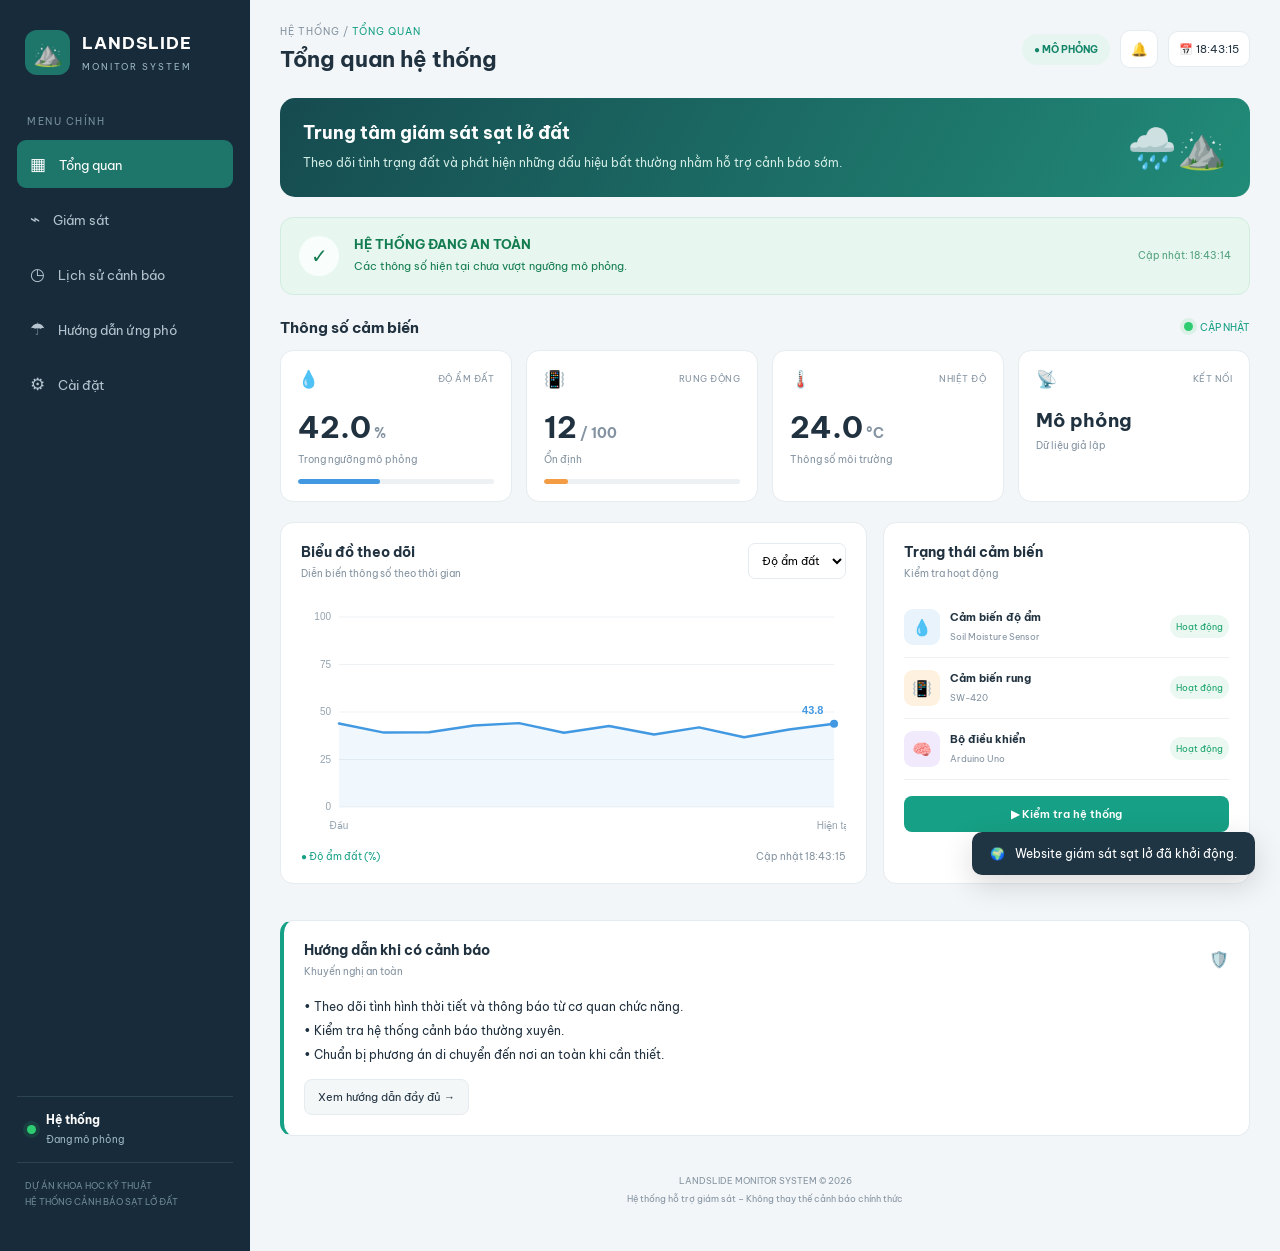
<file: index.html>
<!DOCTYPE html>
<html lang="vi">
<head>
    <meta charset="UTF-8">
    <meta name="viewport" content="width=device-width, initial-scale=1.0">
    <title>LANDSLIDE MONITOR - Hệ thống cảnh báo sạt lở</title>
    <link rel="stylesheet" href="style.css">
</head>
<body>

<div class="app">

    <!-- THANH ĐIỀU HƯỚNG -->
    <aside class="sidebar">
        <div class="brand">
            <div class="brand-icon">⛰️</div>
            <div>
                <h2>LANDSLIDE</h2>
                <span>MONITOR SYSTEM</span>
            </div>
        </div>

        <div class="nav-title">MENU CHÍNH</div>

        <nav>
            <button class="nav-btn active" data-page="overview">
                <span>▦</span> Tổng quan
            </button>

            <button class="nav-btn" data-page="monitor">
                <span>⌁</span> Giám sát
            </button>

            <button class="nav-btn" data-page="history">
                <span>◷</span> Lịch sử cảnh báo
            </button>

            <button class="nav-btn" data-page="guide">
                <span>☂</span> Hướng dẫn ứng phó
            </button>

            <button class="nav-btn" data-page="settings">
                <span>⚙</span> Cài đặt
            </button>
        </nav>

        <div class="sidebar-bottom">
            <div class="mini-status">
                <span class="pulse-dot"></span>
                <div>
                    <b>Hệ thống</b>
                    <small id="sidebarStatus">Đang hoạt động</small>
                </div>
            </div>

            <div class="project-info">
                DỰ ÁN KHOA HỌC KỸ THUẬT
                <br>
                HỆ THỐNG CẢNH BÁO SẠT LỞ ĐẤT
            </div>
        </div>
    </aside>

    <!-- KHU VỰC NỘI DUNG -->
    <main class="main">

        <header class="topbar">
            <div>
                <div class="breadcrumb">HỆ THỐNG / <span id="pageName">TỔNG QUAN</span></div>
                <h1 id="pageTitle">Tổng quan hệ thống</h1>
            </div>

            <div class="top-actions">
                <div class="mode-badge" id="modeBadge">
                    ● MÔ PHỎNG
                </div>

                <button class="icon-btn" id="soundBtn" title="Bật/tắt âm thanh">
                    🔔
                </button>

                <div class="date-box">
                    <span>📅</span>
                    <span id="clock">--:--:--</span>
                </div>
            </div>
        </header>

        <!-- TRANG TỔNG QUAN -->
        <section class="page active" id="overview">

            <div class="welcome">
                <div>
                    <h2>Trung tâm giám sát sạt lở đất</h2>
                    <p>
                        Theo dõi tình trạng đất và phát hiện những dấu hiệu
                        bất thường nhằm hỗ trợ cảnh báo sớm.
                    </p>
                </div>
                <div class="welcome-icon">🌧️⛰️</div>
            </div>

            <div class="alert-banner safe" id="alertBanner">
                <div class="alert-symbol" id="alertSymbol">✓</div>
                <div class="alert-content">
                    <h2 id="alertTitle">HỆ THỐNG ĐANG AN TOÀN</h2>
                    <p id="alertDescription">
                        Chưa phát hiện dấu hiệu bất thường trong dữ liệu giám sát.
                    </p>
                </div>
                <span class="alert-time" id="alertTime">Đang cập nhật</span>
            </div>

            <div class="section-heading">
                <h2>Thông số cảm biến</h2>
                <span class="live-label"><span class="pulse-dot"></span> CẬP NHẬT</span>
            </div>

            <div class="stats-grid">

                <div class="stat-card">
                    <div class="stat-top">
                        <span>💧</span>
                        <span class="stat-tag">ĐỘ ẨM ĐẤT</span>
                    </div>
                    <div class="stat-value">
                        <span id="moistureValue">--</span><small>%</small>
                    </div>
                    <div class="stat-bottom">
                        <span id="moistureStatus">Đang đọc dữ liệu</span>
                    </div>
                    <div class="progress">
                        <div id="moistureBar" class="progress-fill blue"></div>
                    </div>
                </div>

                <div class="stat-card">
                    <div class="stat-top">
                        <span>📳</span>
                        <span class="stat-tag">RUNG ĐỘNG</span>
                    </div>
                    <div class="stat-value">
                        <span id="vibrationValue">--</span><small>/ 100</small>
                    </div>
                    <div class="stat-bottom">
                        <span id="vibrationStatus">Đang đọc dữ liệu</span>
                    </div>
                    <div class="progress">
                        <div id="vibrationBar" class="progress-fill orange"></div>
                    </div>
                </div>

                <div class="stat-card">
                    <div class="stat-top">
                        <span>🌡️</span>
                        <span class="stat-tag">NHIỆT ĐỘ</span>
                    </div>
                    <div class="stat-value">
                        <span id="temperatureValue">--</span><small>°C</small>
                    </div>
                    <div class="stat-bottom">
                        <span>Thông số môi trường</span>
                    </div>
                </div>

                <div class="stat-card">
                    <div class="stat-top">
                        <span>📡</span>
                        <span class="stat-tag">KẾT NỐI</span>
                    </div>
                    <div class="stat-value connection-value" id="connectionValue">
                        Mô phỏng
                    </div>
                    <div class="stat-bottom">
                        <span id="connectionStatus">Đang hoạt động</span>
                    </div>
                </div>

            </div>

            <div class="content-grid">

                <div class="panel chart-panel">
                    <div class="panel-heading">
                        <div>
                            <h3>Biểu đồ theo dõi</h3>
                            <p>Diễn biến thông số theo thời gian</p>
                        </div>

                        <select id="chartSelect">
                            <option value="moisture">Độ ẩm đất</option>
                            <option value="vibration">Rung động</option>
                        </select>
                    </div>

                    <canvas id="chartCanvas"></canvas>

                    <div class="chart-footer">
                        <span>● <span id="chartLegend">Độ ẩm đất (%)</span></span>
                        <span id="chartUpdate">Đang cập nhật</span>
                    </div>
                </div>

                <div class="panel">
                    <div class="panel-heading">
                        <div>
                            <h3>Trạng thái cảm biến</h3>
                            <p>Kiểm tra hoạt động</p>
                        </div>
                    </div>

                    <div class="sensor-list">

                        <div class="sensor-item">
                            <div class="sensor-icon blue-bg">💧</div>
                            <div class="sensor-info">
                                <b>Cảm biến độ ẩm</b>
                                <small>Soil Moisture Sensor</small>
                            </div>
                            <span class="sensor-online" id="sensorMoisture">Hoạt động</span>
                        </div>

                        <div class="sensor-item">
                            <div class="sensor-icon orange-bg">📳</div>
                            <div class="sensor-info">
                                <b>Cảm biến rung</b>
                                <small>SW-420</small>
                            </div>
                            <span class="sensor-online" id="sensorVibration">Hoạt động</span>
                        </div>

                        <div class="sensor-item">
                            <div class="sensor-icon purple-bg">🧠</div>
                            <div class="sensor-info">
                                <b>Bộ điều khiển</b>
                                <small>Arduino Uno</small>
                            </div>
                            <span class="sensor-online" id="sensorArduino">Hoạt động</span>
                        </div>

                    </div>

                    <button class="primary-btn full-btn" id="testBtn">
                        ▶ Kiểm tra hệ thống
                    </button>
                </div>

            </div>

            <div class="panel emergency-panel" id="emergencyPanel">
                <div class="panel-heading">
                    <div>
                        <h3>Hướng dẫn khi có cảnh báo</h3>
                        <p id="quickGuideTitle">Khuyến nghị an toàn</p>
                    </div>
                    <span>🛡️</span>
                </div>

                <div id="quickGuide">
                    <p>• Theo dõi tình hình thời tiết và thông báo từ cơ quan chức năng.</p>
                    <p>• Kiểm tra hệ thống cảnh báo thường xuyên.</p>
                    <p>• Chuẩn bị phương án di chuyển đến nơi an toàn khi cần thiết.</p>
                </div>

                <button class="secondary-btn" data-open-page="guide">
                    Xem hướng dẫn đầy đủ →
                </button>
            </div>

        </section>

        <!-- TRANG GIÁM SÁT -->
        <section class="page" id="monitor">

            <div class="welcome">
                <div>
                    <h2>Giám sát dữ liệu cảm biến</h2>
                    <p>Quan sát dữ liệu và các biến động được ghi nhận.</p>
                </div>
                <div class="welcome-icon">📊</div>
            </div>

            <div class="stats-grid">
                <div class="stat-card">
                    <div class="stat-top"><span>💧</span><span>ĐỘ ẨM</span></div>
                    <div class="stat-value"><span id="monitorMoisture">--</span><small>%</small></div>
                    <p>Giá trị hiện tại</p>
                </div>

                <div class="stat-card">
                    <div class="stat-top"><span>📳</span><span>RUNG ĐỘNG</span></div>
                    <div class="stat-value"><span id="monitorVibration">--</span><small>/100</small></div>
                    <p>Mức rung mô phỏng</p>
                </div>
            </div>

            <div class="panel">
                <div class="panel-heading">
                    <div>
                        <h3>Dữ liệu giám sát trực tiếp</h3>
                        <p>Biểu đồ thay đổi theo thời gian</p>
                    </div>
                </div>

                <canvas id="monitorCanvas"></canvas>
            </div>

            <div class="panel">
                <h3>Giải thích thông số</h3>

                <div class="explain-grid">
                    <div>
                        <h4>💧 Độ ẩm đất</h4>
                        <p>
                            Độ ẩm tăng cao kéo dài có thể làm thay đổi tính chất
                            của đất và là một yếu tố cần theo dõi khi đánh giá nguy cơ.
                        </p>
                    </div>

                    <div>
                        <h4>📳 Rung động</h4>
                        <p>
                            Rung động bất thường có thể là tín hiệu cần kiểm tra.
                            Cảm biến rung đơn giản không thể xác định chính xác
                            chuyển động của khối đất.
                        </p>
                    </div>
                </div>
            </div>

        </section>

        <!-- TRANG LỊCH SỬ -->
        <section class="page" id="history">

            <div class="welcome">
                <div>
                    <h2>Lịch sử hoạt động</h2>
                    <p>Ghi lại những lần hệ thống thay đổi trạng thái cảnh báo.</p>
                </div>
                <div class="welcome-icon">📋</div>
            </div>

            <div class="history-summary">
                <div class="summary-card">
                    <span>Tổng số bản ghi</span>
                    <h2 id="historyCount">0</h2>
                </div>

                <div class="summary-card">
                    <span>Cảnh báo gần nhất</span>
                    <h2 id="lastAlert">Chưa có</h2>
                </div>
            </div>

            <div class="panel">
                <div class="panel-heading">
                    <div>
                        <h3>Nhật ký cảnh báo</h3>
                        <p>Thông tin các sự kiện</p>
                    </div>

                    <button class="secondary-btn" id="clearHistory">
                        Xóa lịch sử
                    </button>
                </div>

                <div class="table-wrap">
                    <table>
                        <thead>
                            <tr>
                                <th>Thời gian</th>
                                <th>Trạng thái</th>
                                <th>Độ ẩm</th>
                                <th>Rung động</th>
                                <th>Nội dung</th>
                            </tr>
                        </thead>
                        <tbody id="historyTable">
                        </tbody>
                    </table>
                </div>

                <div class="empty-state" id="emptyHistory">
                    Chưa có dữ liệu lịch sử.
                </div>
            </div>

        </section>

        <!-- TRANG HƯỚNG DẪN -->
        <section class="page" id="guide">

            <div class="welcome">
                <div>
                    <h2>Hướng dẫn ứng phó</h2>
                    <p>Thông tin tham khảo nhằm hỗ trợ người dân chủ động phòng tránh.</p>
                </div>
                <div class="welcome-icon">🛡️</div>
            </div>

            <div class="guide-alert">
                <h3>⚠️ Lưu ý quan trọng</h3>
                <p>
                    Đây là mô hình hỗ trợ giám sát học tập, không phải thiết bị
                    dự báo sạt lở đã được kiểm định. Khi có dấu hiệu nguy hiểm,
                    hãy ưu tiên hướng dẫn của cơ quan chức năng và di chuyển
                    đến nơi an toàn.
                </p>
            </div>

            <div class="guide-grid">

                <div class="guide-card safe-guide">
                    <div class="guide-icon">🟢</div>
                    <h3>Khi hệ thống bình thường</h3>
                    <ul>
                        <li>Thường xuyên theo dõi thời tiết.</li>
                        <li>Kiểm tra cảm biến và nguồn điện.</li>
                        <li>Không tự ý thay đổi vị trí thiết bị.</li>
                        <li>Chú ý các dấu hiệu bất thường trên địa hình.</li>
                    </ul>
                </div>

                <div class="guide-card warning-guide">
                    <div class="guide-icon">🟡</div>
                    <h3>Khi có cảnh báo</h3>
                    <ul>
                        <li>Thông báo cho người lớn và người xung quanh.</li>
                        <li>Hạn chế đến gần khu vực sườn dốc nguy hiểm.</li>
                        <li>Chuẩn bị phương án di chuyển.</li>
                        <li>Theo dõi thông báo của chính quyền.</li>
                    </ul>
                </div>

                <div class="guide-card danger-guide">
                    <div class="guide-icon">🔴</div>
                    <h3>Khi có nguy cơ nguy hiểm</h3>
                    <ul>
                        <li>Rời khỏi khu vực nguy hiểm ngay khi có thể.</li>
                        <li>Không đi qua khu vực sạt lở hoặc dòng đất đá.</li>
                        <li>Đến vị trí an toàn theo hướng dẫn sơ tán.</li>
                        <li>Liên hệ lực lượng cứu hộ hoặc chính quyền địa phương.</li>
                    </ul>
                </div>

            </div>

            <div class="panel">
                <h3>Một số dấu hiệu cần chú ý</h3>
                <div class="sign-list">
                    <div>⚠️ Xuất hiện vết nứt mới trên mặt đất hoặc công trình.</div>
                    <div>⚠️ Đất, đá có dấu hiệu dịch chuyển.</div>
                    <div>⚠️ Nước ở sườn dốc thay đổi bất thường.</div>
                    <div>⚠️ Có tiếng động hoặc rung chuyển bất thường ở địa hình.</div>
                    <div>⚠️ Mưa lớn kéo dài tại khu vực có nguy cơ.</div>
                </div>
            </div>

        </section>

        <!-- TRANG CÀI ĐẶT -->
        <section class="page" id="settings">

            <div class="welcome">
                <div>
                    <h2>Cài đặt hệ thống</h2>
                    <p>Điều chỉnh chế độ vận hành và ngưỡng mô phỏng.</p>
                </div>
                <div class="welcome-icon">⚙️</div>
            </div>

            <div class="panel settings-panel">

                <h3>Chế độ dữ liệu</h3>
                <div class="setting-row">
    <div>
        <b>Kết nối Arduino</b>
        <p>Nhận dữ liệu từ Arduino qua cổng USB.</p>
    </div>

    <button class="primary-btn" id="connectArduino">
        🔌 Kết nối thiết bị
    </button>
</div>

<div class="setting-row">
    <div>
        <b>Trạng thái kết nối</b>
        <p id="serialStatus">Chưa kết nối thiết bị</p>
    </div>
</div>

                <div class="setting-row">
                    <div>
                        <b>Chế độ mô phỏng</b>
                        <p>Website tự tạo dữ liệu để trình diễn.</p>
                    </div>

                    <label class="switch">
                        <input type="checkbox" id="simulationToggle" checked>
                        <span class="slider-switch"></span>
                    </label>
                </div>

                <div class="setting-row">
                    <div>
                        <b>Độ ẩm cảnh báo</b>
                        <p>Ngưỡng mô phỏng để chuyển cảnh báo.</p>
                    </div>

                    <div class="setting-control">
                        <input type="number" id="moistureThreshold" min="1" max="100" value="75">
                        <span>%</span>
                    </div>
                </div>

                <div class="setting-row">
                    <div>
                        <b>Ngưỡng rung động</b>
                        <p>Ngưỡng mô phỏng mức rung bất thường.</p>
                    </div>

                    <div class="setting-control">
                        <input type="number" id="vibrationThreshold" min="1" max="100" value="65">
                        <span>/100</span>
                    </div>
                </div>

                <div class="setting-row">
                    <div>
                        <b>Âm thanh cảnh báo</b>
                        <p>Phát âm thanh khi trạng thái cảnh báo thay đổi.</p>
                    </div>

                    <label class="switch">
                        <input type="checkbox" id="soundToggle" checked>
                        <span class="slider-switch"></span>
                    </label>
                </div>

                <button class="primary-btn" id="saveSettings">
                    💾 Lưu cài đặt
                </button>

                <button class="secondary-btn" id="resetSettings">
                    Khôi phục mặc định
                </button>

            </div>

            <div class="panel">
                <h3>Thông tin dự án</h3>

                <div class="project-details">
                    <p><b>Tên:</b> Hệ thống giám sát và cảnh báo sạt lở đất</p>
                    <p><b>Bộ điều khiển:</b> Arduino Uno</p>
                    <p><b>Cảm biến:</b> Cảm biến độ ẩm đất, SW-420</p>
                    <p><b>Website:</b> Giao diện theo dõi và hiển thị dữ liệu</p>
                    <p><b>Phiên bản:</b> 2.0</p>
                </div>
            </div>

        </section>

        <footer>
            <p>LANDSLIDE MONITOR SYSTEM © 2026</p>
            <p>Hệ thống hỗ trợ giám sát – Không thay thế cảnh báo chính thức</p>
        </footer>

    </main>
</div>

<!-- THÔNG BÁO -->
<div id="toast" class="toast">
    <span id="toastIcon">ℹ️</span>
    <span id="toastMessage">Thông báo</span>
</div>

<script src="script.js"></script>

</body>
</html>
</file>
<file: style.css>
@import url('https://fonts.googleapis.com/css2?family=Be+Vietnam+Pro:wght@300;400;500;600;700;800&display=swap');

:root {
    --bg: #f3f6f8;
    --white: #ffffff;
    --text: #20313f;
    --muted: #8493a1;
    --green: #16a085;
    --green-dark: #117864;
    --border: #e5ebef;
    --sidebar: #172b3a;
    --blue: #4299e1;
    --orange: #f39c43;
    --red: #e74c3c;
    --yellow: #f1c40f;
}

* {
    margin: 0;
    padding: 0;
    box-sizing: border-box;
}

body {
    font-family: 'Be Vietnam Pro', Arial, sans-serif;
    background: var(--bg);
    color: var(--text);
}

button, input, select {
    font-family: inherit;
}

button {
    cursor: pointer;
    transition: 0.2s;
}

.app {
    display: flex;
    min-height: 100vh;
}

/* SIDEBAR */

.sidebar {
    width: 250px;
    background: var(--sidebar);
    color: white;
    padding: 25px 17px;
    display: flex;
    flex-direction: column;
    flex-shrink: 0;
}

.brand {
    display: flex;
    align-items: center;
    gap: 12px;
    padding: 5px 8px 28px;
}

.brand-icon {
    width: 45px;
    height: 45px;
    background: #1e756a;
    border-radius: 12px;
    display: flex;
    align-items: center;
    justify-content: center;
    font-size: 24px;
}

.brand h2 {
    font-size: 17px;
    letter-spacing: 1px;
}

.brand span {
    font-size: 9px;
    color: #9db7c4;
    letter-spacing: 2px;
}

.nav-title {
    font-size: 10px;
    color: #77909f;
    letter-spacing: 1.5px;
    margin: 12px 10px;
}

nav {
    display: flex;
    flex-direction: column;
    gap: 7px;
}

.nav-btn {
    background: transparent;
    color: #b6c5cf;
    border: none;
    padding: 13px;
    text-align: left;
    border-radius: 9px;
    font-size: 13px;
}

.nav-btn span {
    margin-right: 10px;
    font-size: 17px;
}

.nav-btn:hover {
    background: #223e50;
    color: white;
}

.nav-btn.active {
    background: #1e756a;
    color: white;
}

.sidebar-bottom {
    margin-top: auto;
}

.mini-status {
    display: flex;
    gap: 10px;
    padding: 15px 10px;
    border-top: 1px solid #2c4352;
    border-bottom: 1px solid #2c4352;
    align-items: center;
}

.mini-status b {
    display: block;
    font-size: 12px;
}

.mini-status small {
    color: #9db7c4;
    font-size: 10px;
}

.pulse-dot {
    width: 9px;
    height: 9px;
    background: #2ecc71;
    border-radius: 50%;
    display: inline-block;
    box-shadow: 0 0 0 4px rgba(46,204,113,0.12);
    animation: pulse 1.7s infinite;
}

@keyframes pulse {
    50% {
        box-shadow: 0 0 0 7px rgba(46,204,113,0.04);
    }
}

.project-info {
    font-size: 9px;
    line-height: 1.8;
    color: #708a9a;
    padding: 15px 8px;
}

/* MAIN */

.main {
    flex: 1;
    min-width: 0;
    padding: 25px 30px;
}

.topbar {
    display: flex;
    align-items: center;
    justify-content: space-between;
    margin-bottom: 25px;
    gap: 15px;
}

.breadcrumb {
    font-size: 10px;
    color: var(--muted);
    letter-spacing: 1px;
    margin-bottom: 7px;
}

.breadcrumb span {
    color: var(--green);
}

.topbar h1 {
    font-size: 22px;
}

.top-actions {
    display: flex;
    align-items: center;
    gap: 10px;
}

.mode-badge {
    padding: 9px 12px;
    background: #e6f5ef;
    color: #14866a;
    border-radius: 20px;
    font-size: 10px;
    font-weight: 700;
}

.icon-btn {
    background: white;
    border: 1px solid var(--border);
    border-radius: 10px;
    width: 38px;
    height: 38px;
}

.date-box {
    background: white;
    border: 1px solid var(--border);
    border-radius: 10px;
    padding: 10px;
    font-size: 11px;
}

/* PAGE */

.page {
    display: none;
    animation: appear 0.25s ease;
}

.page.active {
    display: block;
}

@keyframes appear {
    from {
        opacity: 0;
        transform: translateY(5px);
    }
    to {
        opacity: 1;
        transform: translateY(0);
    }
}

/* WELCOME */

.welcome {
    background: linear-gradient(120deg, #164b50, #218b78);
    border-radius: 15px;
    padding: 23px;
    color: white;
    display: flex;
    justify-content: space-between;
    align-items: center;
    margin-bottom: 20px;
    overflow: hidden;
}

.welcome h2 {
    font-size: 18px;
    margin-bottom: 8px;
}

.welcome p {
    font-size: 12px;
    color: #d1ece5;
    max-width: 550px;
    line-height: 1.8;
}

.welcome-icon {
    font-size: 40px;
    opacity: 0.9;
}

/* ALERT */

.alert-banner {
    display: flex;
    align-items: center;
    gap: 15px;
    padding: 18px;
    border-radius: 13px;
    margin-bottom: 23px;
    transition: 0.3s;
}

.alert-banner.safe {
    background: #e7f7ef;
    color: #147c51;
    border: 1px solid #d1eddf;
}

.alert-banner.warning {
    background: #fff7df;
    color: #936b08;
    border: 1px solid #f4e6b3;
}

.alert-banner.danger {
    background: #ffeded;
    color: #b83b34;
    border: 1px solid #f5d0ce;
}

.alert-symbol {
    width: 40px;
    height: 40px;
    border-radius: 50%;
    background: rgba(255,255,255,0.75);
    display: flex;
    align-items: center;
    justify-content: center;
    font-size: 20px;
    flex-shrink: 0;
}

.alert-content {
    flex: 1;
}

.alert-content h2 {
    font-size: 13px;
    margin-bottom: 5px;
}

.alert-content p {
    font-size: 11px;
    line-height: 1.7;
}

.alert-time {
    font-size: 10px;
    opacity: 0.7;
}

/* SECTION */

.section-heading {
    display: flex;
    align-items: center;
    justify-content: space-between;
    margin-bottom: 13px;
}

.section-heading h2 {
    font-size: 15px;
}

.live-label {
    font-size: 10px;
    color: var(--green);
}

.live-label .pulse-dot {
    margin-right: 5px;
}

/* STATS */

.stats-grid {
    display: grid;
    grid-template-columns: repeat(4, 1fr);
    gap: 14px;
    margin-bottom: 20px;
}

.stat-card {
    background: white;
    border: 1px solid var(--border);
    padding: 17px;
    border-radius: 13px;
    min-width: 0;
    transition: 0.2s;
}

.stat-card:hover {
    transform: translateY(-2px);
    box-shadow: 0 6px 18px rgba(30,50,70,0.05);
}

.stat-top {
    display: flex;
    align-items: center;
    justify-content: space-between;
    font-size: 17px;
}

.stat-tag {
    font-size: 9px;
    color: var(--muted);
    letter-spacing: 0.5px;
}

.stat-value {
    margin: 18px 0 7px;
    font-size: 30px;
    font-weight: 700;
}

.stat-value small {
    font-size: 14px;
    color: var(--muted);
    margin-left: 3px;
}

.connection-value {
    font-size: 19px;
}

.stat-bottom {
    color: var(--muted);
    font-size: 10px;
    margin-bottom: 13px;
}

.progress {
    height: 5px;
    background: #edf1f4;
    border-radius: 10px;
    overflow: hidden;
}

.progress-fill {
    height: 100%;
    width: 0%;
    border-radius: 10px;
    transition: width 0.6s;
}

.blue {
    background: var(--blue);
}

.orange {
    background: var(--orange);
}

/* PANELS */

.content-grid {
    display: grid;
    grid-template-columns: 1.6fr 1fr;
    gap: 16px;
    margin-bottom: 18px;
}

.panel {
    background: white;
    border: 1px solid var(--border);
    border-radius: 13px;
    padding: 20px;
    margin-bottom: 18px;
}

.panel-heading {
    display: flex;
    justify-content: space-between;
    align-items: center;
    gap: 12px;
    margin-bottom: 17px;
}

.panel-heading h3,
.panel h3 {
    font-size: 14px;
    margin-bottom: 6px;
}

.panel-heading p {
    color: var(--muted);
    font-size: 10px;
}

.panel select {
    padding: 9px;
    border: 1px solid var(--border);
    border-radius: 7px;
    background: white;
    font-size: 11px;
}

canvas {
    width: 100%;
    height: 240px;
    display: block;
}

.chart-footer {
    display: flex;
    justify-content: space-between;
    font-size: 10px;
    color: var(--muted);
    padding-top: 13px;
}

.chart-footer span:first-child {
    color: var(--green);
}

/* SENSOR LIST */

.sensor-list {
    display: flex;
    flex-direction: column;
}

.sensor-item {
    display: flex;
    align-items: center;
    gap: 10px;
    padding: 12px 0;
    border-bottom: 1px solid #edf1f3;
}

.sensor-icon {
    width: 36px;
    height: 36px;
    border-radius: 9px;
    display: flex;
    justify-content: center;
    align-items: center;
}

.blue-bg {
    background: #e8f3fc;
}

.orange-bg {
    background: #fff1df;
}

.purple-bg {
    background: #f1eafd;
}

.sensor-info {
    flex: 1;
}

.sensor-info b {
    font-size: 11px;
    display: block;
}

.sensor-info small {
    font-size: 9px;
    color: var(--muted);
}

.sensor-online {
    color: #18a36c;
    font-size: 9px;
    background: #eaf8f1;
    padding: 6px;
    border-radius: 20px;
}

.sensor-offline {
    color: #d64d46;
    background: #ffeded;
}

/* BUTTONS */

.primary-btn {
    background: var(--green);
    color: white;
    border: none;
    border-radius: 8px;
    padding: 11px 16px;
    font-size: 11px;
    font-weight: 600;
}

.primary-btn:hover {
    background: var(--green-dark);
}

.secondary-btn {
    background: #f4f7f8;
    border: 1px solid var(--border);
    color: var(--text);
    padding: 10px 13px;
    border-radius: 8px;
    font-size: 11px;
}

.secondary-btn:hover {
    background: #e9eff2;
}

.full-btn {
    width: 100%;
    margin-top: 16px;
}

/* GUIDE */

.emergency-panel {
    border-left: 4px solid var(--green);
}

#quickGuide {
    margin: 12px 0;
    line-height: 2;
    font-size: 12px;
}

.guide-alert {
    background: #fff7e2;
    border: 1px solid #f2e4b6;
    color: #795f15;
    padding: 18px;
    border-radius: 12px;
    margin-bottom: 18px;
}

.guide-alert h3 {
    margin-bottom: 10px;
}

.guide-alert p {
    font-size: 12px;
    line-height: 1.9;
}

.guide-grid {
    display: grid;
    grid-template-columns: repeat(3, 1fr);
    gap: 15px;
}

.guide-card {
    padding: 20px;
    border-radius: 13px;
    border: 1px solid var(--border);
    background: white;
}

.guide-icon {
    font-size: 25px;
    margin-bottom: 12px;
}

.guide-card h3 {
    font-size: 13px;
    margin-bottom: 12px;
}

.guide-card ul {
    padding-left: 18px;
    line-height: 2;
    font-size: 11px;
}

.safe-guide {
    border-top: 4px solid #2ecc71;
}

.warning-guide {
    border-top: 4px solid #f1c40f;
}

.danger-guide {
    border-top: 4px solid #e74c3c;
}

.sign-list {
    display: grid;
    gap: 12px;
    margin-top: 15px;
    font-size: 12px;
}

/* EXPLANATION */

.explain-grid {
    display: grid;
    grid-template-columns: 1fr 1fr;
    gap: 20px;
    margin-top: 15px;
}

.explain-grid h4 {
    font-size: 12px;
    margin-bottom: 8px;
}

.explain-grid p {
    font-size: 11px;
    line-height: 1.9;
    color: var(--muted);
}

/* HISTORY */

.history-summary {
    display: grid;
    grid-template-columns: 1fr 1fr;
    gap: 15px;
    margin-bottom: 18px;
}

.summary-card {
    background: white;
    border: 1px solid var(--border);
    padding: 20px;
    border-radius: 12px;
}

.summary-card span {
    color: var(--muted);
    font-size: 11px;
}

.summary-card h2 {
    margin-top: 12px;
    font-size: 22px;
}

.table-wrap {
    overflow-x: auto;
}

table {
    border-collapse: collapse;
    width: 100%;
    min-width: 600px;
}

th, td {
    padding: 13px 10px;
    text-align: left;
    border-bottom: 1px solid var(--border);
    font-size: 10px;
}

th {
    color: var(--muted);
    font-weight: 500;
}

.status-pill {
    display: inline-block;
    padding: 5px 8px;
    border-radius: 20px;
    font-size: 9px;
}

.status-safe {
    color: #14865a;
    background: #e7f7ef;
}

.status-warning {
    color: #94700a;
    background: #fff6d9;
}

.status-danger {
    color: #bc3933;
    background: #ffeded;
}

.empty-state {
    text-align: center;
    padding: 25px;
    color: var(--muted);
    font-size: 11px;
}

/* SETTINGS */

.settings-panel {
    max-width: 800px;
}

.setting-row {
    display: flex;
    align-items: center;
    justify-content: space-between;
    gap: 20px;
    padding: 18px 0;
    border-bottom: 1px solid var(--border);
}

.setting-row b {
    font-size: 12px;
}

.setting-row p {
    color: var(--muted);
    font-size: 10px;
    margin-top: 5px;
}

.setting-control {
    display: flex;
    align-items: center;
    gap: 8px;
}

.setting-control input {
    width: 75px;
    padding: 9px;
    border: 1px solid var(--border);
    border-radius: 7px;
}

.setting-control span {
    font-size: 11px;
    color: var(--muted);
}

/* SWITCH */

.switch {
    position: relative;
    display: inline-block;
    width: 44px;
    height: 24px;
    flex-shrink: 0;
}

.switch input {
    display: none;
}

.slider-switch {
    position: absolute;
    inset: 0;
    background: #cbd5dc;
    border-radius: 30px;
    cursor: pointer;
    transition: 0.3s;
}

.slider-switch::before {
    content: "";
    position: absolute;
    width: 18px;
    height: 18px;
    left: 3px;
    bottom: 3px;
    background: white;
    border-radius: 50%;
    transition: 0.3s;
}

.switch input:checked + .slider-switch {
    background: var(--green);
}

.switch input:checked + .slider-switch::before {
    transform: translateX(20px);
}

/* PROJECT DETAILS */

.project-details {
    margin-top: 15px;
    font-size: 12px;
    line-height: 2.2;
    color: #637482;
}

/* FOOTER */

footer {
    padding: 18px 0;
    text-align: center;
    color: var(--muted);
    font-size: 9px;
    line-height: 2;
}

/* TOAST */

.toast {
    position: fixed;
    bottom: 25px;
    right: 25px;
    background: #203543;
    color: white;
    padding: 14px 18px;
    border-radius: 10px;
    display: flex;
    align-items: center;
    gap: 10px;
    font-size: 12px;
    box-shadow: 0 10px 30px rgba(0,0,0,0.15);
    opacity: 0;
    transform: translateY(20px);
    pointer-events: none;
    transition: 0.3s;
    z-index: 1000;
}

.toast.show {
    opacity: 1;
    transform: translateY(0);
}

/* RESPONSIVE */

@media(max-width:1100px) {
    .stats-grid {
        grid-template-columns: repeat(2, 1fr);
    }

    .content-grid {
        grid-template-columns: 1fr;
    }

    .guide-grid {
        grid-template-columns: 1fr;
    }
}

@media(max-width:750px) {
    .app {
        flex-direction: column;
    }

    .sidebar {
        width: 100%;
        padding: 12px;
    }

    .brand {
        padding-bottom: 10px;
    }

    .nav-title,
    .sidebar-bottom {
        display: none;
    }

    nav {
        flex-direction: row;
        overflow-x: auto;
    }

    .nav-btn {
        white-space: nowrap;
        padding: 10px;
        font-size: 11px;
    }

    .main {
        padding: 17px;
    }

    .topbar {
        flex-direction: column;
        align-items: flex-start;
    }

    .top-actions {
        flex-wrap: wrap;
    }

    .welcome {
        padding: 18px;
    }

    .welcome h2 {
        font-size: 15px;
    }

    .welcome-icon {
        font-size: 27px;
    }

    .alert-banner {
        flex-wrap: wrap;
    }

    .alert-time {
        width: 100%;
    }

    .stats-grid {
        grid-template-columns: 1fr 1fr;
        gap: 10px;
    }

    .stat-card {
        padding: 13px;
    }

    .stat-value {
        font-size: 25px;
    }

    .stat-tag {
        font-size: 8px;
    }

    .explain-grid {
        grid-template-columns: 1fr;
    }

    .history-summary {
        grid-template-columns: 1fr 1fr;
    }

    .setting-row {
        align-items: flex-start;
    }
}

@media(max-width:420px) {
    .stats-grid {
        grid-template-columns: 1fr;
    }
}
</file>
